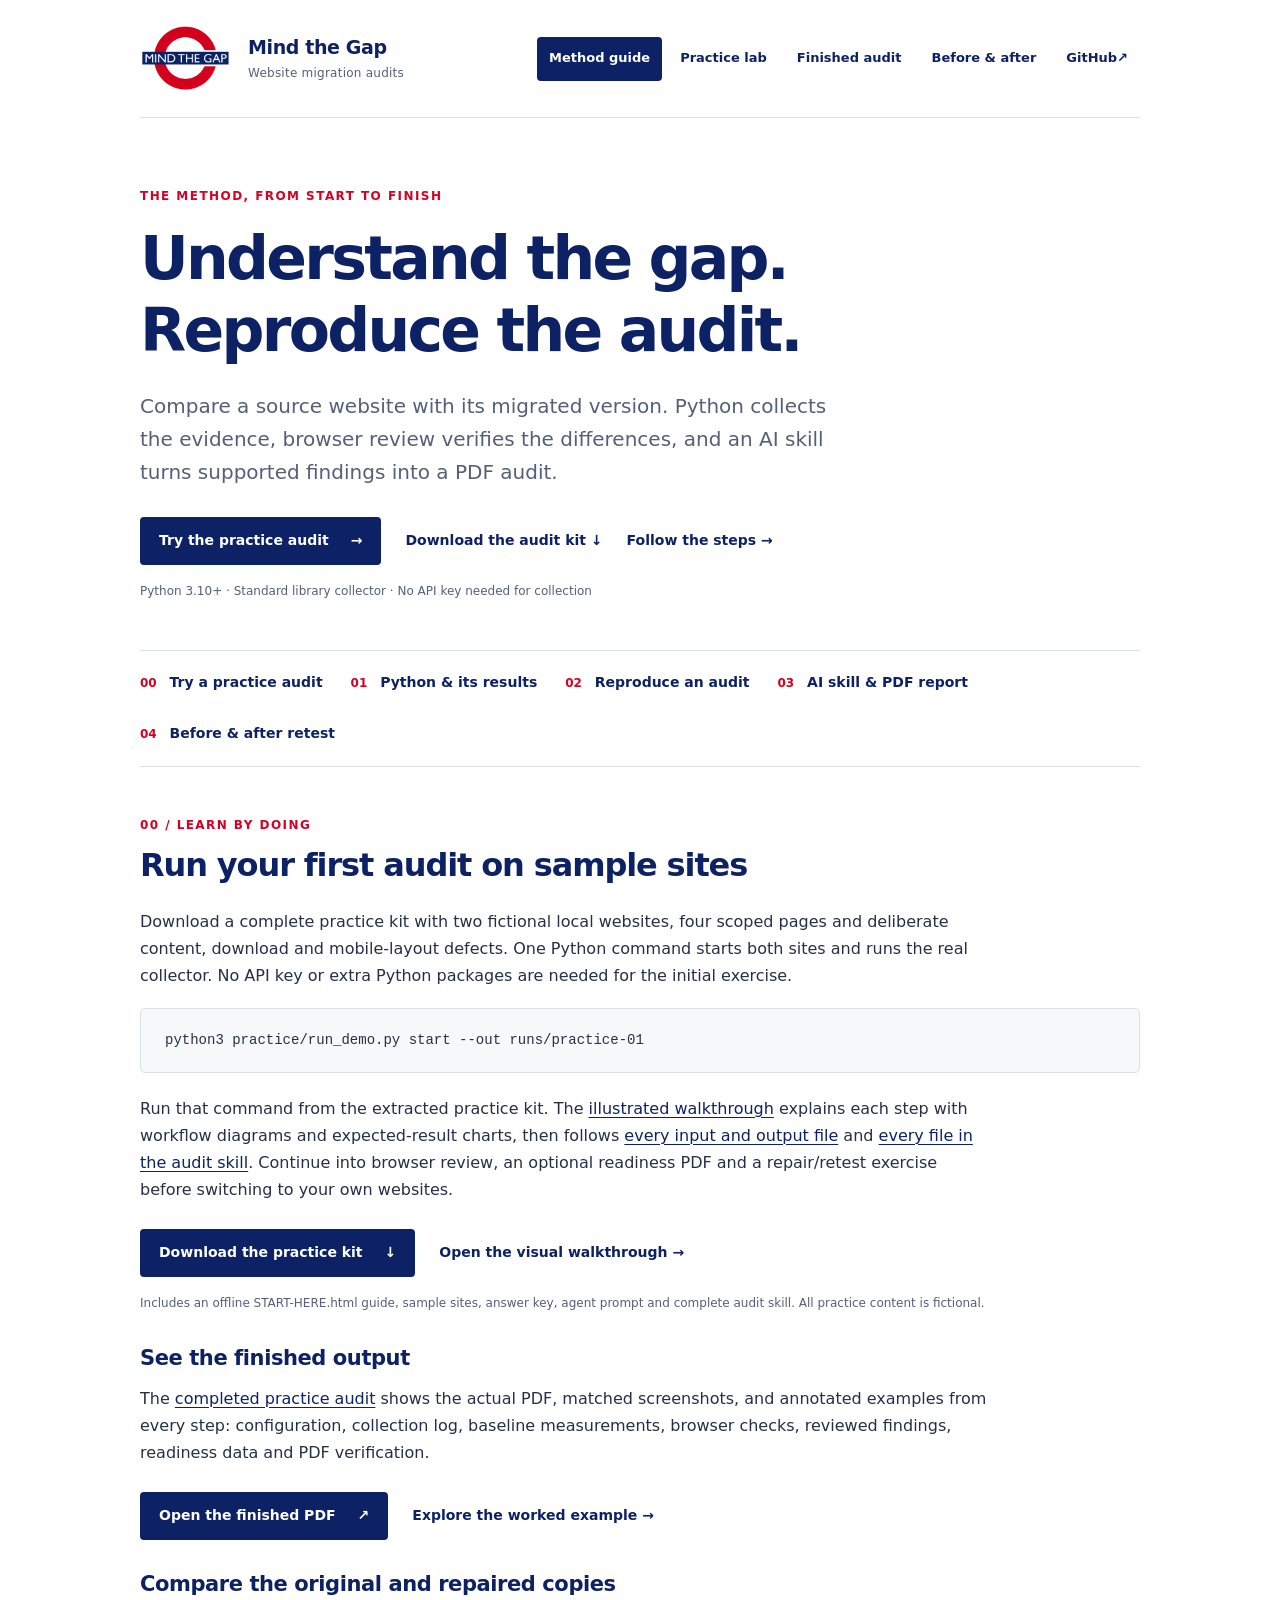
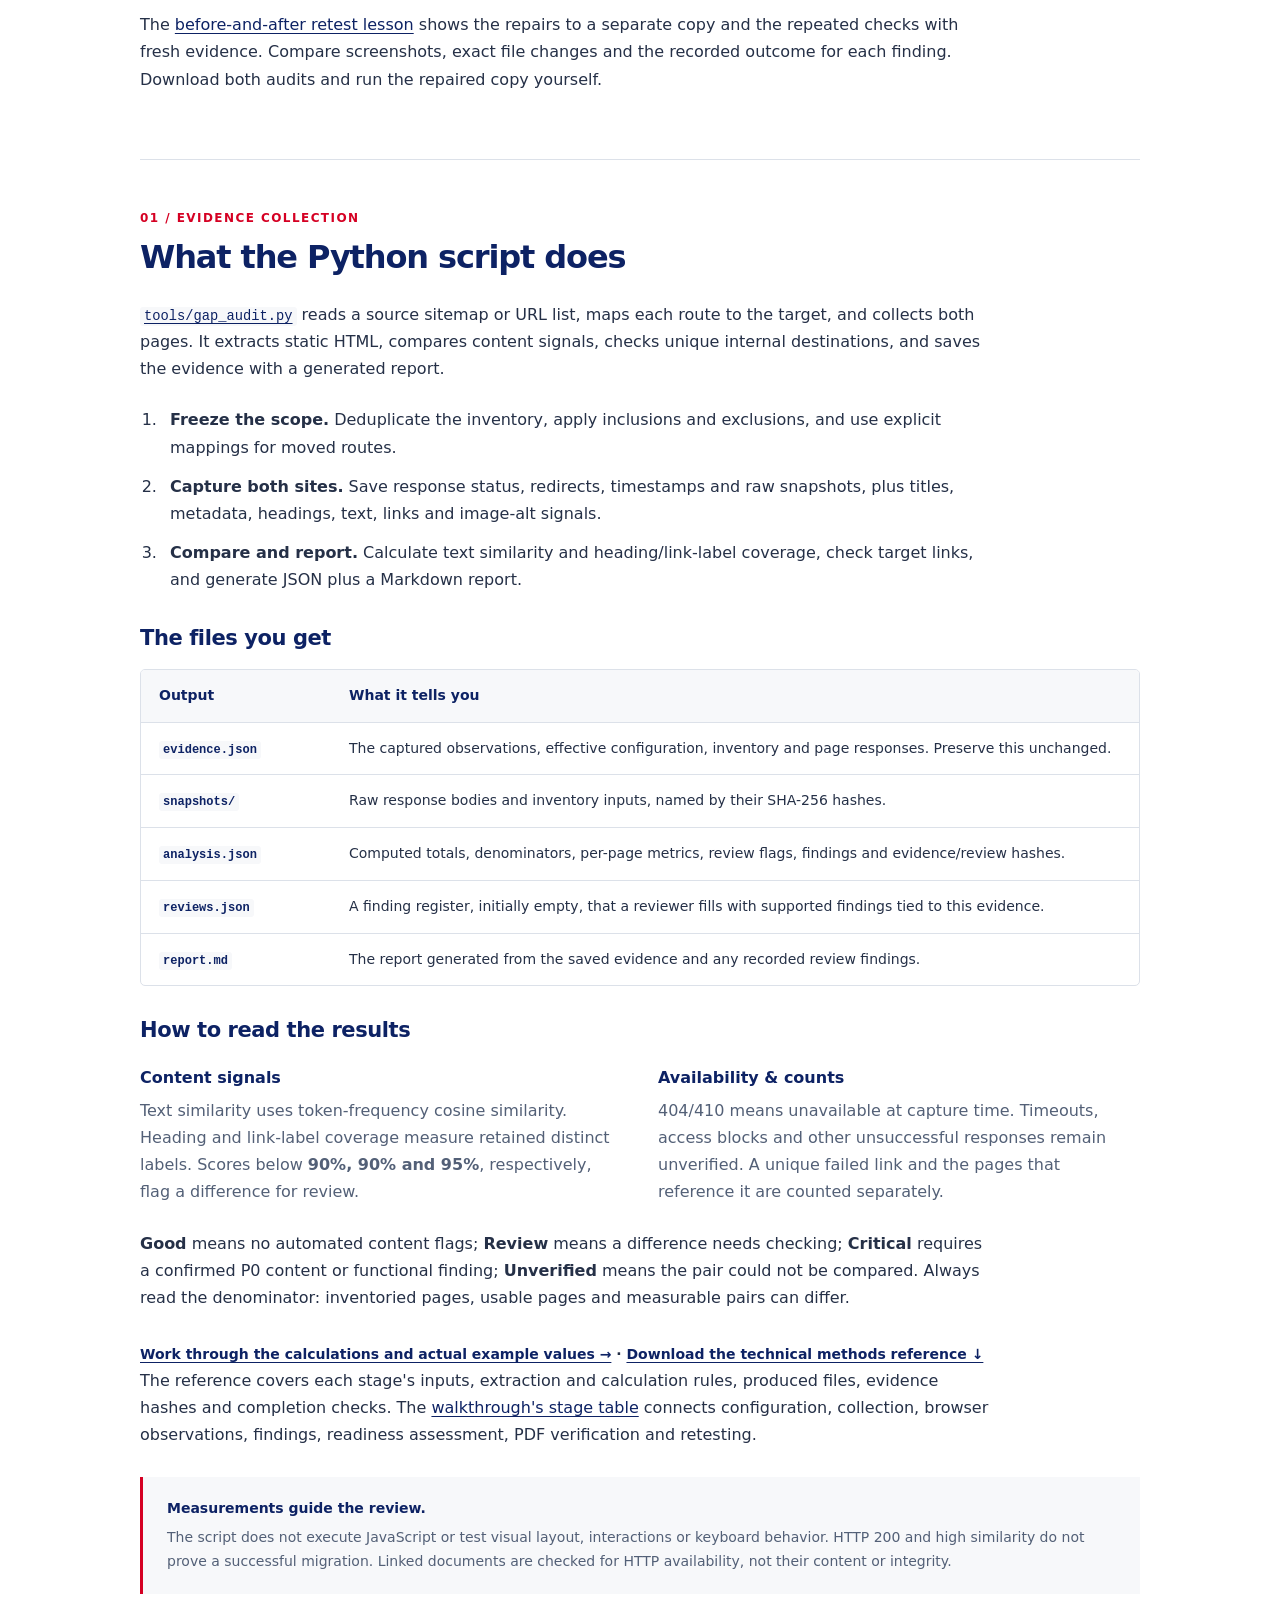
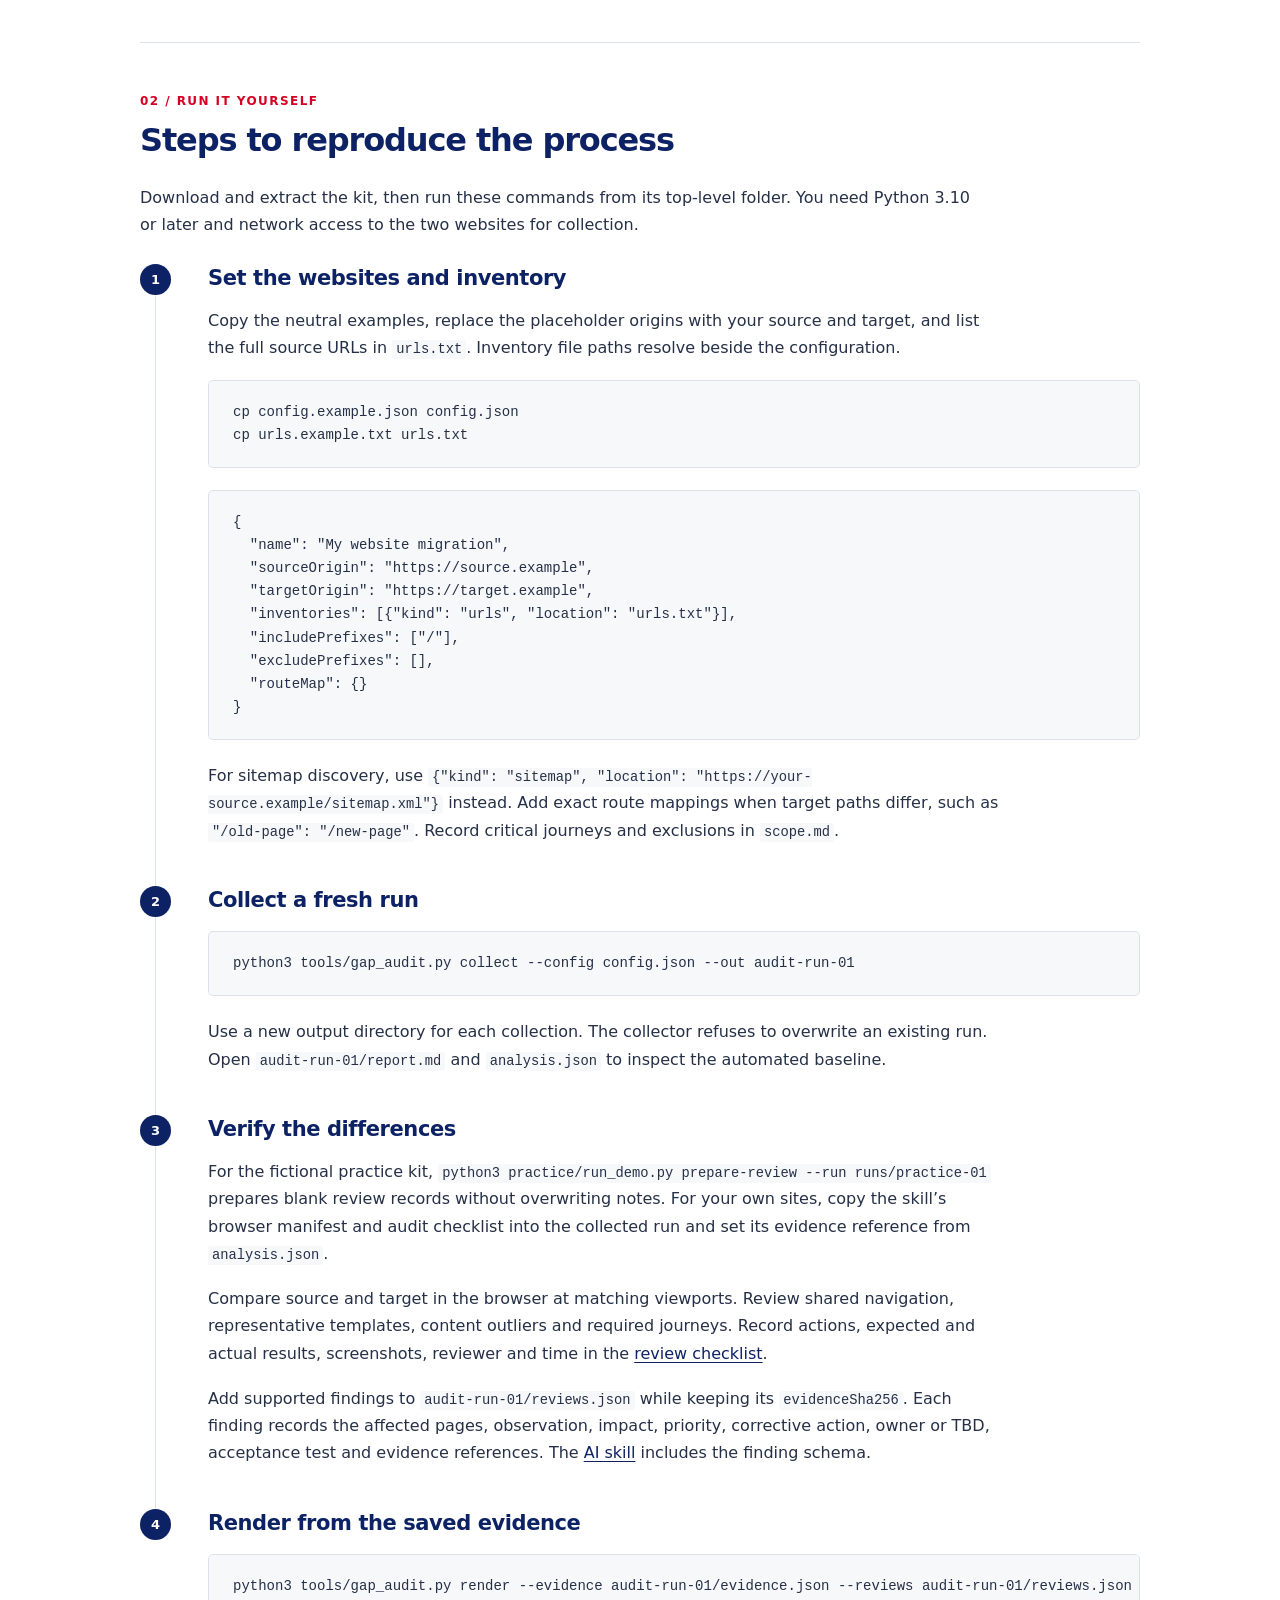
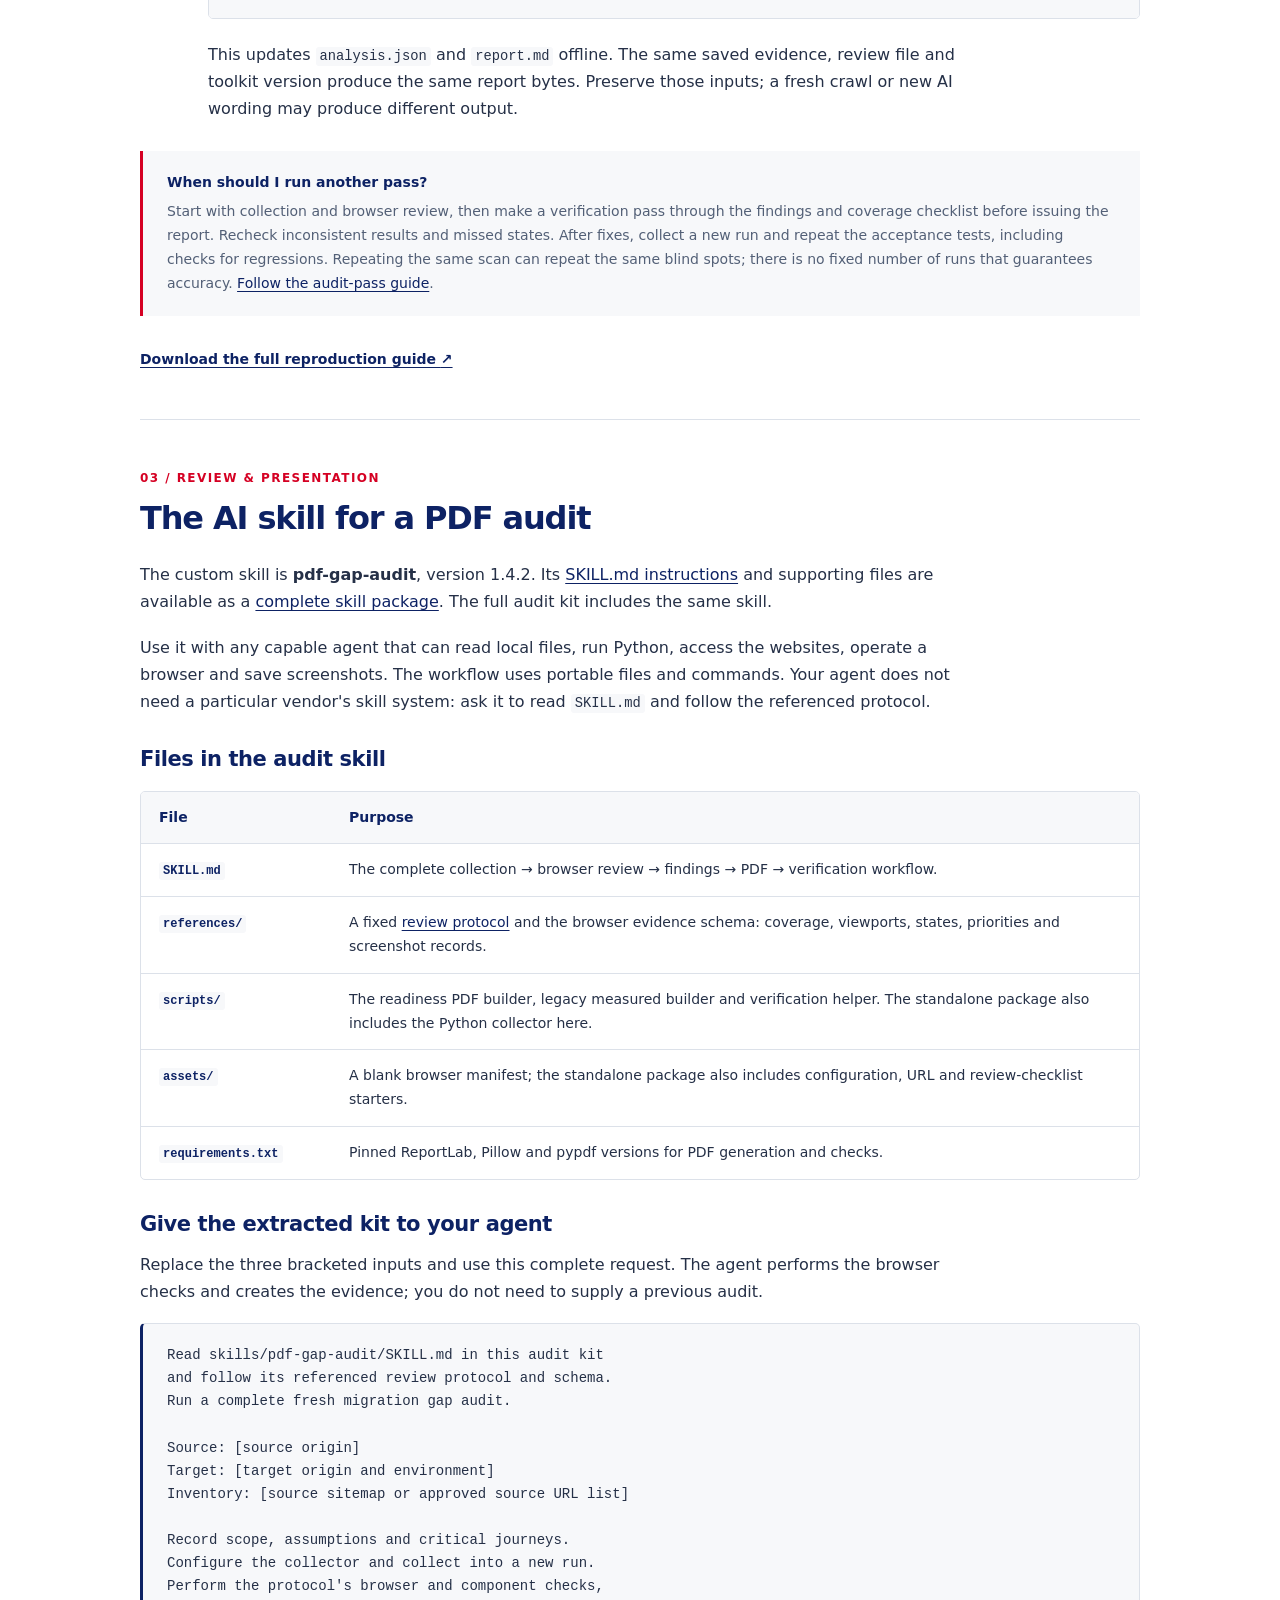
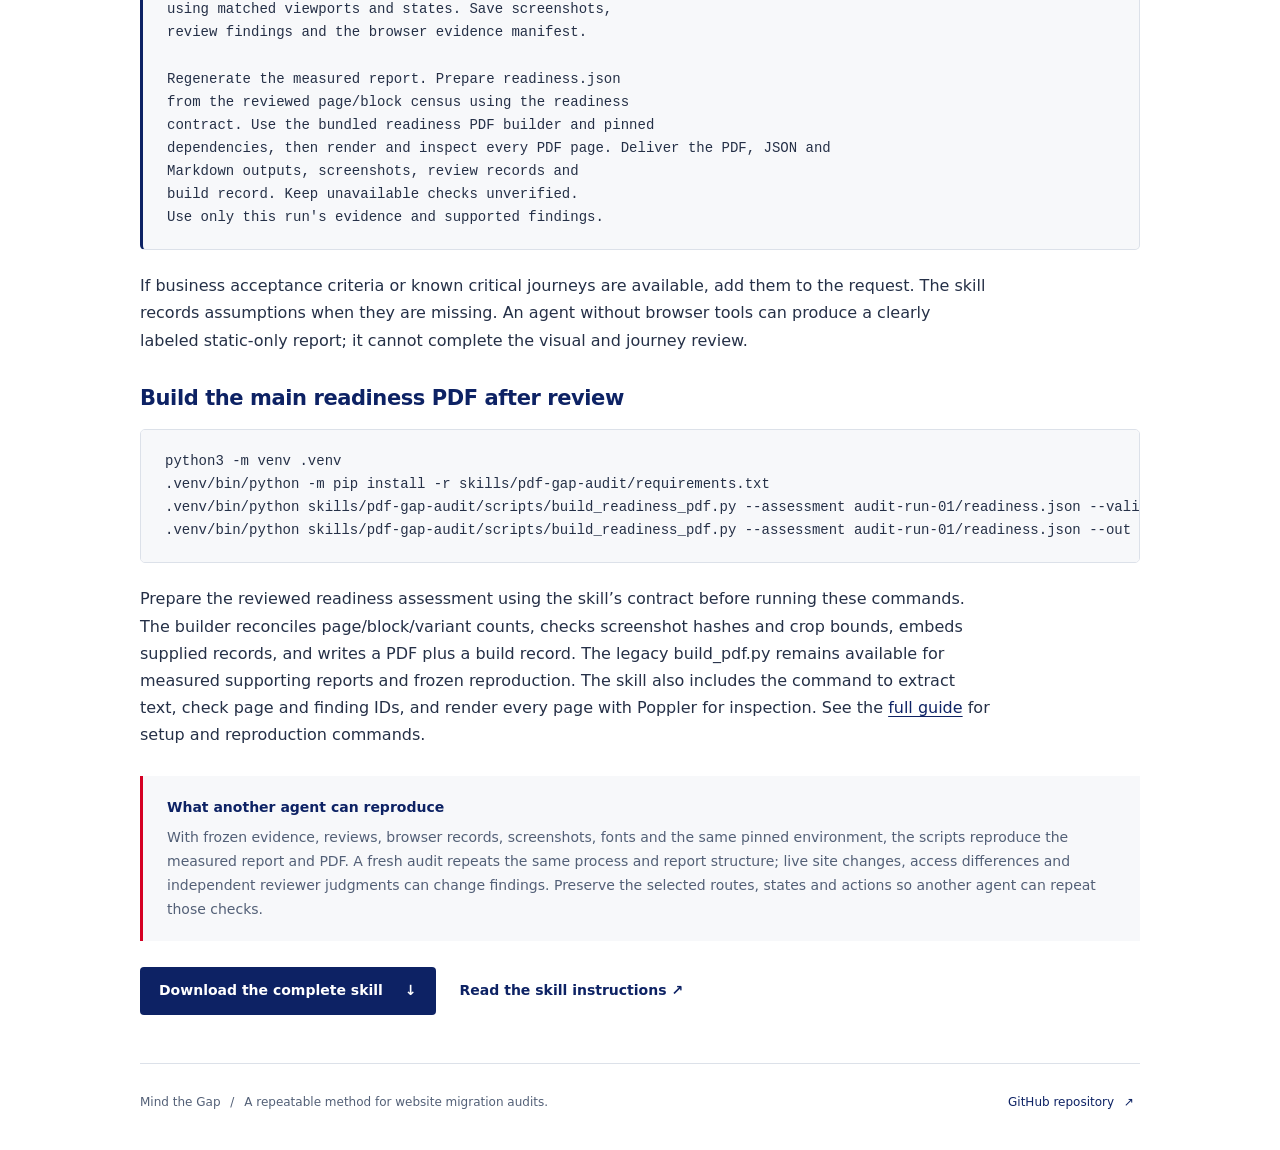
<file: site/index.html>
<!doctype html>
<html lang="en">
<head>
  <meta charset="utf-8">
  <meta name="viewport" content="width=device-width, initial-scale=1">
  <meta name="description" content="A repeatable website migration gap audit: Python evidence collection, browser review and an AI skill for PDF reports.">
  <meta name="theme-color" content="#0d2264">
  <meta http-equiv="Content-Security-Policy" content="default-src 'self'; script-src 'none'; style-src 'self'; img-src 'self'; object-src 'none'; base-uri 'self'; form-action 'none'">
  <title>Mind the Gap — Repeatable website migration audits</title>
  <link rel="icon" href="./favicon.svg" type="image/svg+xml">
  <link rel="stylesheet" href="./guide.css?v=20261109-nav">
</head>
<body>
  <a class="skip-link" href="#main">Skip to the guide</a>
  <header class="site-header wrap">
    <a class="brand" href="./index.html" aria-label="Mind the Gap home">
      <img src="./mind-the-gap.png" alt="" width="92" height="69">
      <span>Mind the Gap<small>Website migration audits</small></span>
    </a>
    <nav class="site-nav" aria-label="Primary navigation">
      <a href="./index.html" aria-current="page">Method guide</a>
      <a href="./practice.html">Practice lab</a>
      <a href="./worked-example.html">Finished audit</a>
      <a href="./retest.html">Before &amp; after</a>
      <a href="https://github.com/gonsaje-vml/gapaudit">GitHub <span aria-hidden="true">↗</span></a>
    </nav>
  </header>

  <main id="main" class="wrap">
    <section class="intro" aria-labelledby="title">
      <p class="eyebrow">The method, from start to finish</p>
      <h1 id="title">Understand the gap.<br>Reproduce the audit.</h1>
      <p class="lede">Compare a source website with its migrated version. Python collects the evidence, browser review verifies the differences, and an AI skill turns supported findings into a PDF audit.</p>
      <div class="actions">
        <a class="button" href="./practice.html">Try the practice audit <span aria-hidden="true">→</span></a>
        <a class="text-link" href="./downloads/gap-audit-kit.zip" download>Download the audit kit <span aria-hidden="true">↓</span></a>
        <a class="text-link" href="#reproduce">Follow the steps <span aria-hidden="true">→</span></a>
      </div>
      <p class="intro-note">Python 3.10+ · Standard library collector · No API key needed for collection</p>
    </section>

    <nav class="section-nav" aria-label="Guide sections">
      <a href="#practice"><span>00</span> Try a practice audit</a>
      <a href="#python"><span>01</span> Python &amp; its results</a>
      <a href="#reproduce"><span>02</span> Reproduce an audit</a>
      <a href="#pdf-skill"><span>03</span> AI skill &amp; PDF report</a>
      <a href="./retest.html"><span>04</span> Before &amp; after retest</a>
    </nav>

    <section id="practice" class="guide-section" aria-labelledby="practice-title">
      <div class="section-heading"><p class="eyebrow">00 / Learn by doing</p><h2 id="practice-title">Run your first audit on sample sites</h2></div>
      <p>Download a complete practice kit with two fictional local websites, four scoped pages and deliberate content, download and mobile-layout defects. One Python command starts both sites and runs the real collector. No API key or extra Python packages are needed for the initial exercise.</p>
      <pre><code>python3 practice/run_demo.py start --out runs/practice-01</code></pre>
      <p>Run that command from the extracted practice kit. The <a href="./practice.html">illustrated walkthrough</a> explains each step with workflow diagrams and expected-result charts, then follows <a href="./practice.html#files">every input and output file</a> and <a href="./practice.html#skill">every file in the audit skill</a>. Continue into browser review, an optional readiness PDF and a repair/retest exercise before switching to your own websites.</p>
      <div class="actions"><a class="button" href="./downloads/gap-audit-practice-kit.zip" download>Download the practice kit <span aria-hidden="true">↓</span></a><a class="text-link" href="./practice.html">Open the visual walkthrough →</a></div>
      <p class="intro-note">Includes an offline START-HERE.html guide, sample sites, answer key, agent prompt and complete audit skill. All practice content is fictional.</p>
      <h3>See the finished output</h3>
      <p>The <a href="./worked-example.html">completed practice audit</a> shows the actual PDF, matched screenshots, and annotated examples from every step: configuration, collection log, baseline measurements, browser checks, reviewed findings, readiness data and PDF verification.</p>
      <div class="actions"><a class="button" href="./practice-output/readiness-audit.pdf">Open the finished PDF <span aria-hidden="true">↗</span></a><a class="text-link" href="./worked-example.html">Explore the worked example →</a></div>
      <h3>Compare the original and repaired copies</h3><p>The <a href="./retest.html">before-and-after retest lesson</a> shows the repairs to a separate copy and the repeated checks with fresh evidence. Compare screenshots, exact file changes and the recorded outcome for each finding. Download both audits and run the repaired copy yourself.</p>
    </section>

    <section id="python" class="guide-section" aria-labelledby="python-title">
      <div class="section-heading"><p class="eyebrow">01 / Evidence collection</p><h2 id="python-title">What the Python script does</h2></div>
      <p><a href="./downloads/gap_audit.py" download><code>tools/gap_audit.py</code></a> reads a source sitemap or URL list, maps each route to the target, and collects both pages. It extracts static HTML, compares content signals, checks unique internal destinations, and saves the evidence with a generated report.</p>
      <ol class="process">
        <li><strong>Freeze the scope.</strong> Deduplicate the inventory, apply inclusions and exclusions, and use explicit mappings for moved routes.</li>
        <li><strong>Capture both sites.</strong> Save response status, redirects, timestamps and raw snapshots, plus titles, metadata, headings, text, links and image-alt signals.</li>
        <li><strong>Compare and report.</strong> Calculate text similarity and heading/link-label coverage, check target links, and generate JSON plus a Markdown report.</li>
      </ol>

      <h3>The files you get</h3>
      <div class="table-scroll" role="region" aria-label="Python output files" tabindex="0">
        <table>
          <thead><tr><th scope="col">Output</th><th scope="col">What it tells you</th></tr></thead>
          <tbody>
            <tr><th scope="row"><code>evidence.json</code></th><td>The captured observations, effective configuration, inventory and page responses. Preserve this unchanged.</td></tr>
            <tr><th scope="row"><code>snapshots/</code></th><td>Raw response bodies and inventory inputs, named by their SHA-256 hashes.</td></tr>
            <tr><th scope="row"><code>analysis.json</code></th><td>Computed totals, denominators, per-page metrics, review flags, findings and evidence/review hashes.</td></tr>
            <tr><th scope="row"><code>reviews.json</code></th><td>A finding register, initially empty, that a reviewer fills with supported findings tied to this evidence.</td></tr>
            <tr><th scope="row"><code>report.md</code></th><td>The report generated from the saved evidence and any recorded review findings.</td></tr>
          </tbody>
        </table>
      </div>

      <h3>How to read the results</h3>
      <div class="explanations">
        <div><h4>Content signals</h4><p>Text similarity uses token-frequency cosine similarity. Heading and link-label coverage measure retained distinct labels. Scores below <strong>90%, 90% and 95%</strong>, respectively, flag a difference for review.</p></div>
        <div><h4>Availability &amp; counts</h4><p>404/410 means unavailable at capture time. Timeouts, access blocks and other unsuccessful responses remain unverified. A unique failed link and the pages that reference it are counted separately.</p></div>
      </div>
      <p><strong>Good</strong> means no automated content flags; <strong>Review</strong> means a difference needs checking; <strong>Critical</strong> requires a confirmed P0 content or functional finding; <strong>Unverified</strong> means the pair could not be compared. Always read the denominator: inventoried pages, usable pages and measurable pairs can differ.</p>
      <p class="resource-link"><a href="./practice.html#methods">Work through the calculations and actual example values →</a> · <a href="./downloads/audit-methods.md" download>Download the technical methods reference ↓</a></p>
      <p>The reference covers each stage's inputs, extraction and calculation rules, produced files, evidence hashes and completion checks. The <a href="./practice.html#overview">walkthrough's stage table</a> connects configuration, collection, browser observations, findings, readiness assessment, PDF verification and retesting.</p>
      <aside class="note"><strong>Measurements guide the review.</strong><p>The script does not execute JavaScript or test visual layout, interactions or keyboard behavior. HTTP 200 and high similarity do not prove a successful migration. Linked documents are checked for HTTP availability, not their content or integrity.</p></aside>
    </section>

    <section id="reproduce" class="guide-section" aria-labelledby="reproduce-title">
      <div class="section-heading"><p class="eyebrow">02 / Run it yourself</p><h2 id="reproduce-title">Steps to reproduce the process</h2></div>
      <p>Download and extract the kit, then run these commands from its top-level folder. You need Python 3.10 or later and network access to the two websites for collection.</p>
      <ol class="steps">
        <li>
          <h3>Set the websites and inventory</h3>
          <p>Copy the neutral examples, replace the placeholder origins with your source and target, and list the full source URLs in <code>urls.txt</code>. Inventory file paths resolve beside the configuration.</p>
          <pre><code>cp config.example.json config.json
cp urls.example.txt urls.txt</code></pre>
          <pre><code>{
  "name": "My website migration",
  "sourceOrigin": "https://source.example",
  "targetOrigin": "https://target.example",
  "inventories": [{"kind": "urls", "location": "urls.txt"}],
  "includePrefixes": ["/"],
  "excludePrefixes": [],
  "routeMap": {}
}</code></pre>
          <p>For sitemap discovery, use <code>{"kind": "sitemap", "location": "https://your-source.example/sitemap.xml"}</code> instead. Add exact route mappings when target paths differ, such as <code>"/old-page": "/new-page"</code>. Record critical journeys and exclusions in <code>scope.md</code>.</p>
        </li>
        <li>
          <h3>Collect a fresh run</h3>
          <pre><code>python3 tools/gap_audit.py collect --config config.json --out audit-run-01</code></pre>
          <p>Use a new output directory for each collection. The collector refuses to overwrite an existing run. Open <code>audit-run-01/report.md</code> and <code>analysis.json</code> to inspect the automated baseline.</p>
        </li>
        <li>
          <h3>Verify the differences</h3>
          <p>For the fictional practice kit, <code>python3 practice/run_demo.py prepare-review --run runs/practice-01</code> prepares blank review records without overwriting notes. For your own sites, copy the skill’s browser manifest and audit checklist into the collected run and set its evidence reference from <code>analysis.json</code>.</p>
          <p>Compare source and target in the browser at matching viewports. Review shared navigation, representative templates, content outliers and required journeys. Record actions, expected and actual results, screenshots, reviewer and time in the <a href="./downloads/review-checklist.md" download>review checklist</a>.</p>
          <p>Add supported findings to <code>audit-run-01/reviews.json</code> while keeping its <code>evidenceSha256</code>. Each finding records the affected pages, observation, impact, priority, corrective action, owner or TBD, acceptance test and evidence references. The <a href="./downloads/SKILL.md" download>AI skill</a> includes the finding schema.</p>
        </li>
        <li>
          <h3>Render from the saved evidence</h3>
          <pre><code>python3 tools/gap_audit.py render --evidence audit-run-01/evidence.json --reviews audit-run-01/reviews.json --out audit-run-01</code></pre>
          <p>This updates <code>analysis.json</code> and <code>report.md</code> offline. The same saved evidence, review file and toolkit version produce the same report bytes. Preserve those inputs; a fresh crawl or new AI wording may produce different output.</p>
        </li>
      </ol>
      <aside id="verification-passes" class="note"><strong>When should I run another pass?</strong><p>Start with collection and browser review, then make a verification pass through the findings and coverage checklist before issuing the report. Recheck inconsistent results and missed states. After fixes, collect a new run and repeat the acceptance tests, including checks for regressions. Repeating the same scan can repeat the same blind spots; there is no fixed number of runs that guarantees accuracy. <a href="./practice.html#verification-passes">Follow the audit-pass guide</a>.</p></aside>
      <p class="resource-link"><a href="./downloads/reproduce-audit.md" download>Download the full reproduction guide <span aria-hidden="true">↗</span></a></p>
    </section>

    <section id="pdf-skill" class="guide-section" aria-labelledby="skill-title">
      <div class="section-heading"><p class="eyebrow">03 / Review &amp; presentation</p><h2 id="skill-title">The AI skill for a PDF audit</h2></div>
      <p>The custom skill is <strong>pdf-gap-audit</strong>, version 1.4.2. Its <a href="./downloads/SKILL.md" download>SKILL.md instructions</a> and supporting files are available as a <a href="./downloads/pdf-gap-audit-skill.zip" download>complete skill package</a>. The full audit kit includes the same skill.</p>
      <p>Use it with any capable agent that can read local files, run Python, access the websites, operate a browser and save screenshots. The workflow uses portable files and commands. Your agent does not need a particular vendor's skill system: ask it to read <code>SKILL.md</code> and follow the referenced protocol.</p>
      <h3>Files in the audit skill</h3>
      <div class="table-scroll" role="region" aria-label="Skill package contents" tabindex="0">
        <table><thead><tr><th scope="col">File</th><th scope="col">Purpose</th></tr></thead><tbody>
          <tr><th scope="row"><code>SKILL.md</code></th><td>The complete collection → browser review → findings → PDF → verification workflow.</td></tr>
          <tr><th scope="row"><code>references/</code></th><td>A fixed <a href="./downloads/review-protocol.md" download>review protocol</a> and the browser evidence schema: coverage, viewports, states, priorities and screenshot records.</td></tr>
          <tr><th scope="row"><code>scripts/</code></th><td>The readiness PDF builder, legacy measured builder and verification helper. The standalone package also includes the Python collector here.</td></tr>
          <tr><th scope="row"><code>assets/</code></th><td>A blank browser manifest; the standalone package also includes configuration, URL and review-checklist starters.</td></tr>
          <tr><th scope="row"><code>requirements.txt</code></th><td>Pinned ReportLab, Pillow and pypdf versions for PDF generation and checks.</td></tr>
        </tbody></table>
      </div>
      <h3>Give the extracted kit to your agent</h3>
      <p>Replace the three bracketed inputs and use this complete request. The agent performs the browser checks and creates the evidence; you do not need to supply a previous audit.</p>
      <pre class="prompt"><code>Read skills/pdf-gap-audit/SKILL.md in this audit kit
and follow its referenced review protocol and schema.
Run a complete fresh migration gap audit.

Source: [source origin]
Target: [target origin and environment]
Inventory: [source sitemap or approved source URL list]

Record scope, assumptions and critical journeys.
Configure the collector and collect into a new run.
Perform the protocol's browser and component checks,
using matched viewports and states. Save screenshots,
review findings and the browser evidence manifest.

Regenerate the measured report. Prepare readiness.json
from the reviewed page/block census using the readiness
contract. Use the bundled readiness PDF builder and pinned
dependencies, then render and inspect every PDF page. Deliver the PDF, JSON and
Markdown outputs, screenshots, review records and
build record. Keep unavailable checks unverified.
Use only this run's evidence and supported findings.</code></pre>
      <p>If business acceptance criteria or known critical journeys are available, add them to the request. The skill records assumptions when they are missing. An agent without browser tools can produce a clearly labeled static-only report; it cannot complete the visual and journey review.</p>
      <h3>Build the main readiness PDF after review</h3>
      <pre><code>python3 -m venv .venv
.venv/bin/python -m pip install -r skills/pdf-gap-audit/requirements.txt
.venv/bin/python skills/pdf-gap-audit/scripts/build_readiness_pdf.py --assessment audit-run-01/readiness.json --validate-only
.venv/bin/python skills/pdf-gap-audit/scripts/build_readiness_pdf.py --assessment audit-run-01/readiness.json --out audit-run-01/readiness-audit.pdf</code></pre>
      <p>Prepare the reviewed readiness assessment using the skill’s contract before running these commands. The builder reconciles page/block/variant counts, checks screenshot hashes and crop bounds, embeds supplied records, and writes a PDF plus a build record. The legacy build_pdf.py remains available for measured supporting reports and frozen reproduction. The skill also includes the command to extract text, check page and finding IDs, and render every page with Poppler for inspection. See the <a href="./downloads/reproduce-audit.md" download>full guide</a> for setup and reproduction commands.</p>
      <aside class="note"><strong>What another agent can reproduce</strong><p>With frozen evidence, reviews, browser records, screenshots, fonts and the same pinned environment, the scripts reproduce the measured report and PDF. A fresh audit repeats the same process and report structure; live site changes, access differences and independent reviewer judgments can change findings. Preserve the selected routes, states and actions so another agent can repeat those checks.</p></aside>
      <div class="actions"><a class="button" href="./downloads/pdf-gap-audit-skill.zip" download>Download the complete skill <span aria-hidden="true">↓</span></a><a class="text-link" href="./downloads/SKILL.md" download>Read the skill instructions <span aria-hidden="true">↗</span></a></div>
    </section>
  </main>
  <footer class="site-footer wrap"><p>Mind the Gap <span aria-hidden="true">/</span> A repeatable method for website migration audits.</p><a href="https://github.com/gonsaje-vml/gapaudit">GitHub repository <span aria-hidden="true">↗</span></a></footer>
</body>
</html>
</file>
<file: site/guide.css>
:root{color-scheme:light;--navy:#0d2264;--red:#d50023;--ink:#253047;--muted:#536077;--line:#dce1e9;--paper:#f7f8fa;font-family:system-ui,-apple-system,BlinkMacSystemFont,"Segoe UI",sans-serif;color:var(--ink);background:#fff;font-synthesis:none}
*{box-sizing:border-box}
body{margin:0;font-size:16px;line-height:1.7}
a{color:var(--navy);text-underline-offset:3px;text-decoration-thickness:1px}
a:hover{text-decoration-thickness:2px}
a:focus-visible,[tabindex]:focus-visible{outline:3px solid var(--red);outline-offset:5px}
.wrap{width:min(100% - 64px,1000px);margin-inline:auto}
.skip-link{position:absolute;top:-100px;left:16px;padding:8px 16px;background:#fff;z-index:10}
.skip-link:focus{top:12px}
.site-header{display:flex;align-items:center;justify-content:space-between;gap:24px;padding-block:24px;border-bottom:1px solid var(--line)}
.site-nav{display:flex;align-items:center;justify-content:flex-end;flex-wrap:wrap;gap:6px}
.site-nav a{display:inline-flex;align-items:center;min-height:44px;padding:10px 12px;border-radius:4px;font-size:13px;font-weight:600;line-height:1.7;text-decoration:none;white-space:nowrap}
.site-nav a:hover{background:var(--paper);text-decoration:underline}
.site-nav a[aria-current="page"]{background:var(--navy);color:#fff}
@media(max-width:900px){.site-header{flex-wrap:wrap}.site-nav{width:100%;justify-content:flex-start}}
.brand{display:flex;align-items:center;gap:16px;text-decoration:none;line-height:1.25;font-size:19px;font-weight:700;letter-spacing:-.02em}
.brand img{display:block;object-fit:contain}
.brand small{display:block;margin-top:6px;color:var(--muted);font-size:12px;font-weight:500;letter-spacing:.02em}
.repo-link{font-size:14px;white-space:nowrap;text-decoration:none}
.repo-link span{margin-left:8px}
.intro{padding:68px 0 48px;max-width:790px}
.eyebrow{margin:0 0 16px;color:var(--red);font-size:12px;font-weight:700;letter-spacing:.12em;text-transform:uppercase}
h1,h2,h3,h4{color:var(--navy);line-height:1.2}
h1{margin:0;font-size:clamp(36px,5.6vw,60px);font-weight:650;letter-spacing:-.045em}
.lede{max-width:700px;margin:24px 0 28px;font-size:20px;line-height:1.65;color:var(--muted)}
.actions{display:flex;align-items:center;flex-wrap:wrap;gap:24px;margin:26px 0 0}
.button{display:inline-flex;align-items:center;justify-content:center;gap:22px;background:var(--navy);color:#fff;font-size:14px;font-weight:650;text-decoration:none;padding:12px 19px;border-radius:4px}
.button:hover{background:#182e72;text-decoration:none}
.text-link{font-size:14px;font-weight:600;text-decoration:none}
.intro-note{font-size:12px;color:var(--muted);margin:16px 0 0}
.section-nav{display:flex;gap:28px;flex-wrap:wrap;padding:20px 0;border-block:1px solid var(--line)}
.section-nav a{font-size:14px;text-decoration:none;font-weight:600}
.section-nav span{color:var(--red);margin-right:8px;font-size:12px}
.guide-section{padding:48px 0;border-bottom:1px solid var(--line);scroll-margin-top:24px}
.section-heading{margin-bottom:24px}
.section-heading .eyebrow{margin-bottom:10px}
h2{font-size:32px;letter-spacing:-.035em;margin:0;font-weight:650}
h3{font-size:21px;letter-spacing:-.02em;margin:32px 0 14px;font-weight:650}
h4{font-size:16px;margin:0 0 10px}
p{margin:0 0 18px}
.guide-section>p,.process{max-width:850px}
.process{padding-left:22px;margin-block:24px 32px}
.process li{padding-left:8px;margin:12px 0}
strong{font-weight:650}
code{font-family:ui-monospace,SFMono-Regular,Consolas,monospace;font-size:.86em;overflow-wrap:anywhere}
p code,td code,th code{background:var(--paper);padding:2px 4px;border-radius:3px}
pre{padding:20px 24px;margin:18px 0 22px;background:var(--paper);border:1px solid var(--line);border-radius:5px;line-height:1.65;overflow:auto;font-size:14px}
pre code{font-size:inherit;overflow-wrap:normal}
.table-scroll{overflow-x:auto;border:1px solid var(--line);border-radius:5px;margin:18px 0 32px}
table{width:100%;border-collapse:collapse;text-align:left;font-size:14px}
th,td{padding:14px 18px;border-bottom:1px solid var(--line);vertical-align:top}
thead{background:var(--paper);color:var(--navy)}
tbody th{width:190px;color:var(--navy);font-weight:600}
tbody tr:last-child th,tbody tr:last-child td{border-bottom:0}
.explanations{display:grid;grid-template-columns:1fr 1fr;gap:36px;margin:24px 0}
.explanations p{margin:0;color:var(--muted)}
.note{margin:28px 0 0;padding:20px 24px;background:var(--paper);border-left:3px solid var(--red);font-size:14px}
.note strong{color:var(--navy)}
.note p{margin:6px 0 0;color:var(--muted)}
.steps{list-style:none;counter-reset:step;padding:0;margin:28px 0 0}
.steps>li{counter-increment:step;position:relative;padding:0 0 26px 52px;border-left:1px solid var(--line);margin-left:15px}
.steps>li:last-child{padding-bottom:0;border-left-color:transparent}
.steps>li::before{content:counter(step);position:absolute;left:-16px;top:-2px;width:31px;height:31px;border-radius:50%;display:grid;place-items:center;background:var(--navy);color:#fff;font-weight:600;font-size:13px;line-height:1}
.steps h3{margin:0 0 16px}
.steps p{max-width:800px}
.resource-link{margin:32px 0 0;font-size:14px;font-weight:600}
.prompt{border-left:3px solid var(--navy)}
.lab-nav{display:grid;grid-template-columns:repeat(3,1fr);gap:12px 24px;padding:24px 0;border-block:1px solid var(--line)}
.lab-nav a{font-size:13px;font-weight:600;text-decoration:none}
.diagram{margin:28px 0 32px;border:1px solid var(--line);border-radius:6px;overflow:hidden}
.diagram-scroll{overflow-x:auto;padding:8px;background:#fff}
.diagram img{display:block;width:100%;min-width:740px;height:auto}
figcaption{padding:13px 20px;background:var(--paper);border-top:1px solid var(--line);font-size:13px;color:var(--muted);line-height:1.6}
.learning-grid{display:grid;grid-template-columns:1fr 1fr;gap:36px}
.learning-grid h3{margin-top:8px}
.site-pair{display:grid;grid-template-columns:1fr 1fr;gap:16px;margin:22px 0}
.site-pair>div{padding:20px;background:var(--paper);border-left:3px solid var(--navy);min-width:0}
.site-pair strong,.site-pair code,.mini-label{display:block}
.mini-label{color:var(--red);text-transform:uppercase;font-size:11px;letter-spacing:.08em;font-weight:700;margin-bottom:8px}
.site-pair code{margin-top:8px}
.explain{padding:18px 0;border-bottom:1px solid var(--line)}
.explain summary{font-weight:650;color:var(--navy);cursor:pointer;line-height:1.5}
.explain summary:focus-visible{outline:3px solid var(--red);outline-offset:5px}
.explain[open] summary{margin-bottom:16px}
.explain p:last-child{margin-bottom:0}
.file-tree{font-size:13px}
.lab table{min-width:680px}
.lab .guide-section{scroll-margin-top:20px}
.example-stats{display:grid;grid-template-columns:repeat(4,1fr);gap:20px;padding:24px 0;border-block:1px solid var(--line)}
.example-stats strong{display:block;font-size:32px;line-height:1.2;color:var(--navy)}
.example-stats span{font-size:13px;color:var(--muted)}
.report-preview{display:grid;grid-template-columns:1fr 1fr;gap:36px;align-items:start}
.report-preview img,.pdf-figure img{display:block;width:100%;height:auto;border:1px solid var(--line)}
.report-preview h3{margin-top:0}
.comparison-pair{display:grid;grid-template-columns:1fr 1fr;gap:24px;margin:24px 0}
.comparison-pair figure{margin:0;min-width:0;border:1px solid var(--line)}
.comparison-pair img{display:block;width:100%;height:auto}
.mobile-pair{max-width:804px}
.pdf-figure{max-width:720px;margin:28px 0}
.worked-example #findings .comparison-pair img{aspect-ratio:1.5;object-fit:cover;object-position:top}
.check-comparison{display:grid;gap:20px;margin:28px 0}
.check-grid{display:grid;grid-template-columns:repeat(17,minmax(0,1fr));gap:6px;max-width:720px;margin-top:12px}
.check-dot{display:block;height:24px;border-radius:3px;border:1px solid #ffffff80}
.check-pass{background:#24745a}.check-fail{background:#b83e41}
.download-comparison img{aspect-ratio:1.5;object-fit:cover;object-position:top}
@media(max-width:650px){.example-stats{grid-template-columns:1fr 1fr}.report-preview,.comparison-pair{grid-template-columns:1fr}.comparison-pair{gap:20px}.comparison-pair figcaption{padding:10px;font-size:12px}}
@media(max-width:650px){.lab-nav{grid-template-columns:1fr 1fr;gap:14px}.learning-grid,.site-pair{grid-template-columns:1fr}.diagram{margin-inline:0}.diagram-scroll{padding:0}.lab .table-scroll{margin-right:0}}
@media print{.site-header,.site-footer,.lab-nav,.actions,.skip-link{display:none}.wrap{width:100%}.guide-section{break-before:auto;padding:20px 0}.diagram img{min-width:0}.diagram-scroll,.table-scroll{overflow:visible}.lab table{min-width:0}pre{white-space:pre-wrap;overflow-wrap:anywhere}.explain{break-inside:avoid}h2,h3{break-after:avoid}}
.site-footer{display:flex;justify-content:space-between;align-items:baseline;gap:24px;padding-block:28px 40px;font-size:12px;color:var(--muted)}
.site-footer p{margin:0}
.site-footer span{margin-inline:6px}
.site-footer a{white-space:nowrap;text-decoration:none}
@media(max-width:650px){.wrap{width:calc(100% - 36px)}.site-header{gap:14px;padding-block:18px}.brand{font-size:16px;gap:10px}.brand img{width:66px;height:auto}.brand small{font-size:10px}.repo-link{font-size:12px}.intro{padding:44px 0 34px}.lede{font-size:17px}.section-nav{gap:12px 22px}.section-nav a{font-size:13px}.guide-section{padding:34px 0}h2{font-size:27px}.explanations{grid-template-columns:1fr;gap:24px}.steps>li{padding-left:30px;margin-left:15px}pre{padding:16px;font-size:12px}th,td{padding:12px}tbody th{width:135px}.note{padding:18px}.site-footer{display:block}.site-footer p{margin-bottom:10px}.actions{gap:18px}.button{font-size:13px}}
@media(prefers-reduced-motion:no-preference){html{scroll-behavior:smooth}}
</file>
